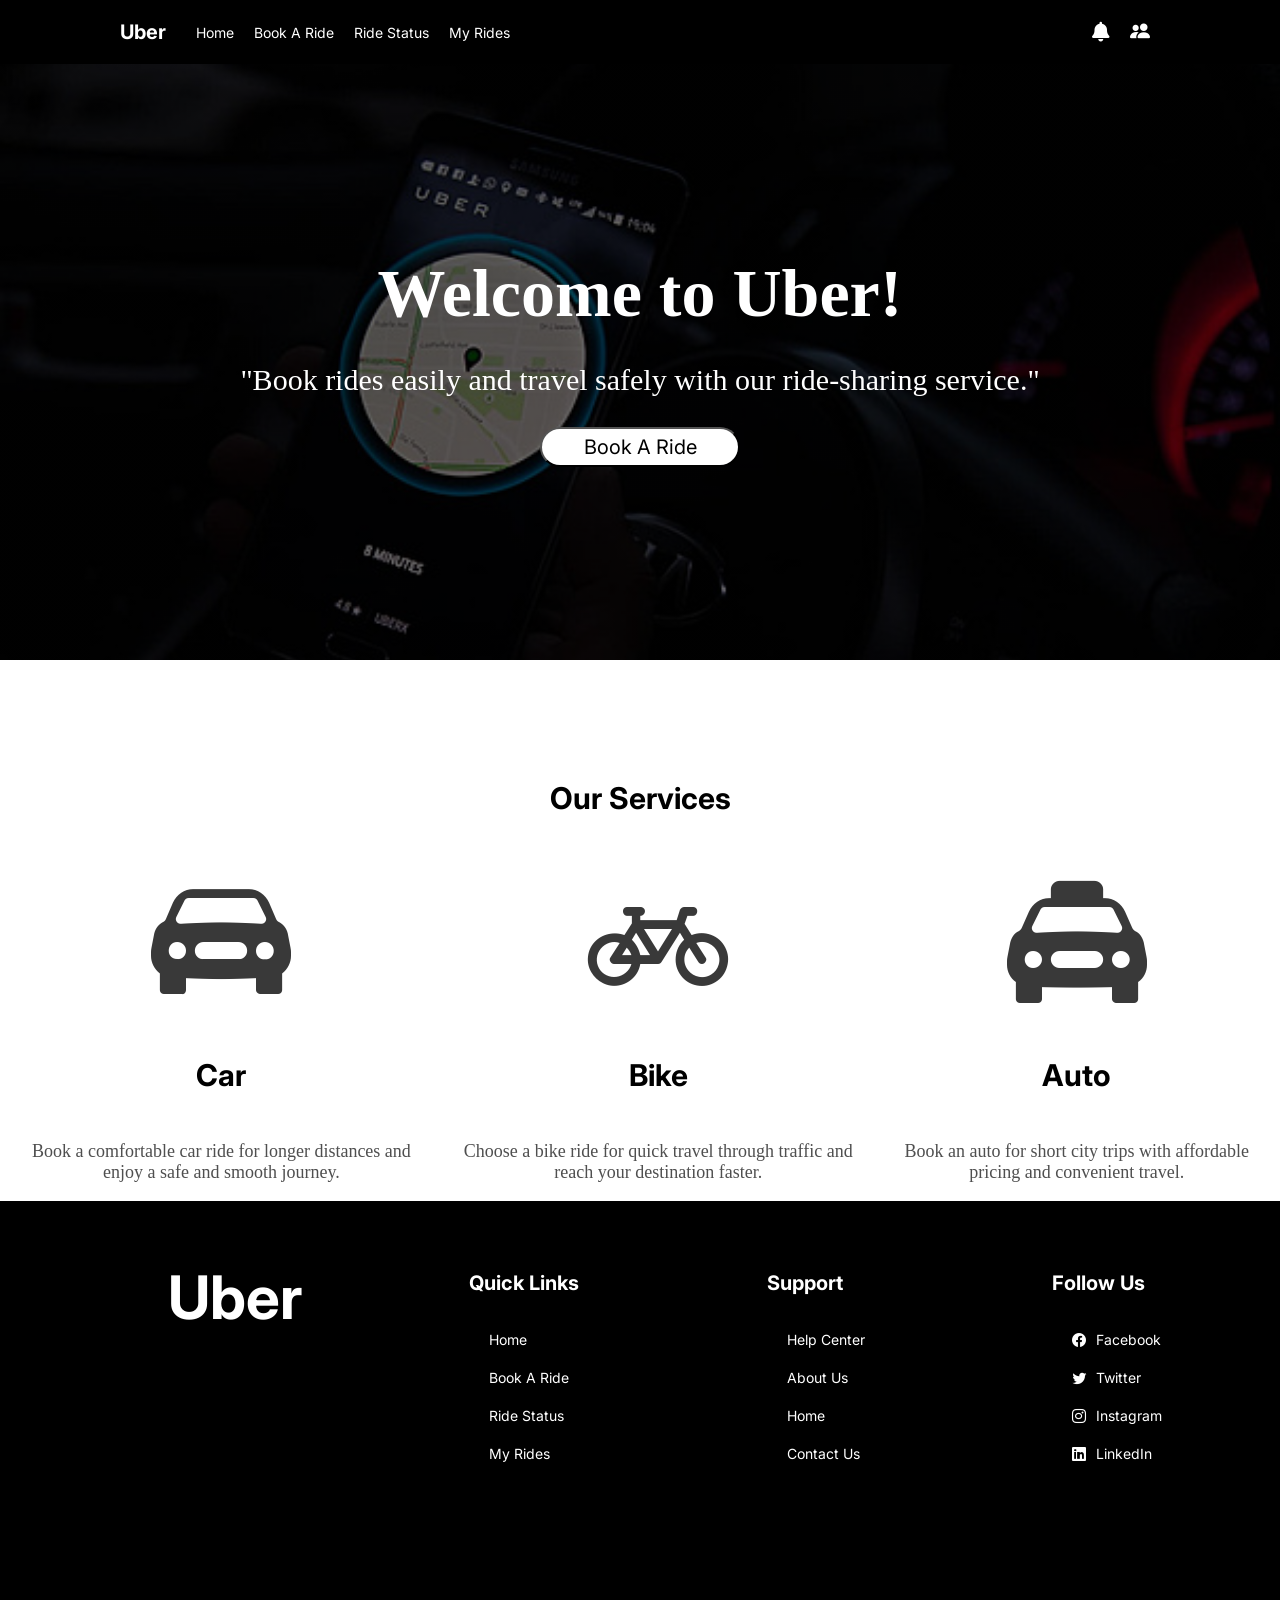
<file: index.html>
<!DOCTYPE html>
<html lang="en">
    <head>
        <meta charset="UTF-8"/>
        <meta name="viewport" content="width=device-width, initial-scale=1.0"/>
        <title>Uber Application</title>
        <link rel="stylesheet" href="style.css"/>
        <link rel="stylesheet" href="https://cdnjs.cloudflare.com/ajax/libs/font-awesome/6.5.1/css/all.min.css">
        <link rel="stylesheet" href="https://cdn.jsdelivr.net/npm/bootstrap-icons@1.11.3/font/bootstrap-icons.css">
        <link href="https://fonts.googleapis.com/css2?family=Inter:wght@300;400;500;600&display=swap" rel="stylesheet">
    </head>
    <body>
        <div id="navbar"></div>
        <div class="home">
            <div class="greetings">
                <h1>Welcome to Uber!</h1>
                <p>"Book rides easily and travel safely with our ride-sharing service."</p>
                <button class="get_a_ride" onclick="window.location.href='book.html'">Book A Ride</button> 
            </div>
            <div class="services">
                <h1>Our Services</h1>
                <div class="row">
                <div class="service">
                    <i class="bi bi-car-front-fill"></i>
                    <h3>Car</h3>
                    <p>Book a comfortable car ride for longer distances and enjoy a safe and smooth journey.</p>
                </div>
                <div class="service">
                     <i class="bi bi-bicycle"></i>
                    <h3>Bike</h3>
                    <p>Choose a bike ride for quick travel through traffic and reach your destination faster.</p>
                </div>
                <div class="service">
                    <i class="bi bi-taxi-front-fill"></i>
                    <h3>Auto</h3>
                    <p>Book an auto for short city trips with affordable pricing and convenient travel.</p>
                </div>
                </div>
            </div>
        </div>
        <div id="footer"></div>
        <script>
            fetch("navbar.html")
            .then(response => response.text())
            .then(data => {document.getElementById("navbar").innerHTML = data;});
            fetch("footer.html")
            .then(response => response.text())
            .then(data => {document.getElementById("footer").innerHTML = data;});
        </script>
    </body>
</html>
</file>
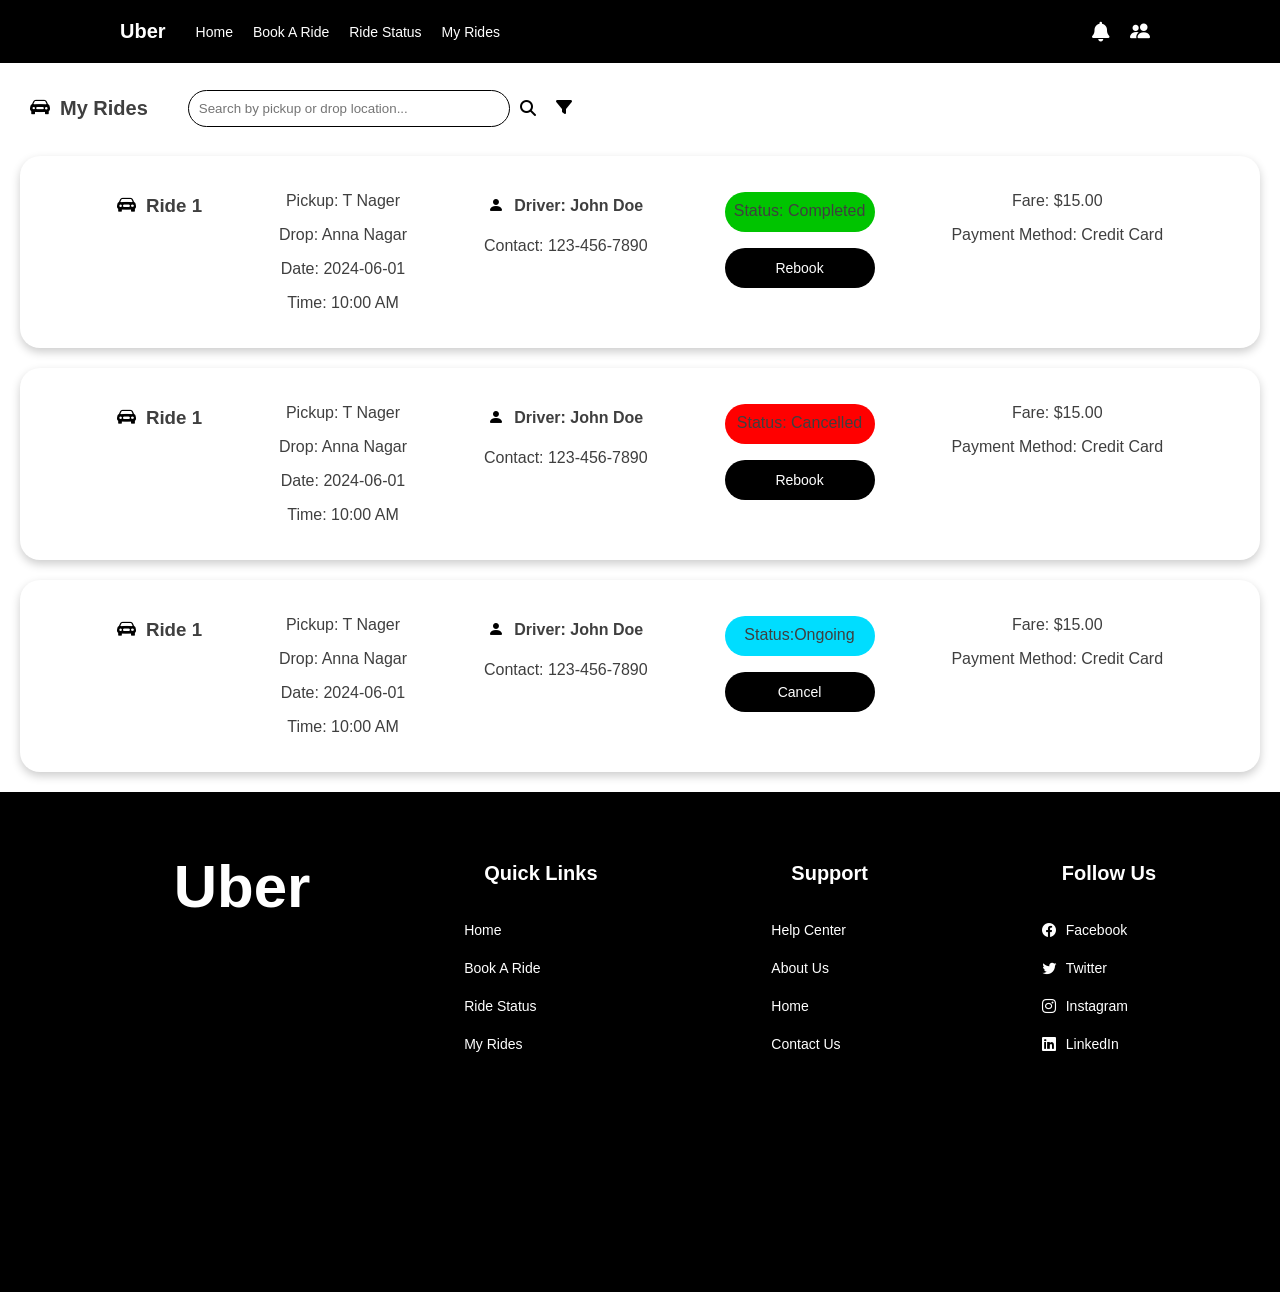
<file: rides.html>
<!DOCTYPE html>
<html>
    <head>
        <meta charset="UTF-8"/>
        <meta name="viewport" content="width=device-width, initial-scale=1.0"/>
        <title>My Rides</title>
        <link rel="stylesheet" href="style.css"/>
        <link rel="stylesheet" href="rides.css"/>
        <link rel="stylesheet" href="https://cdnjs.cloudflare.com/ajax/libs/font-awesome/6.5.1/css/all.min.css">
        <link rel="stylesheet" href="https://cdn.jsdelivr.net/npm/bootstrap-icons@1.11.3/font/bootstrap-icons.css">
    </head>
    <body>
        <div id="navbar"></div>
            <section id="rides-list">
                <div class="section-header">
                 <h2><i class="bi bi-car-front-fill"></i>My Rides</h2>
                 
                 <input type="text" id="search" placeholder="Search by pickup or drop location..."/>
                 <i class="fa-solid fa-magnifying-glass"></i>
                 <div class="filter">
                    <i class="fa-solid fa-filter"></i>
                    <div class="filter-menu">
                        <p>Filter by Status:</p>
                        <button class="filter-option" data-status="completed">Completed</button>
                        <button class="filter-option" data-status="cancelled">Cancelled</button>
                        <button class="filter-option" data-status="ongoing">Ongoing</button>
                    </div>
                 </div>
                </div>
                <ul>
                    <li>
                        <div class="ride">
                            <h3><i class="bi bi-car-front-fill"></i>Ride 1</h3>
                            <div class="ride-info">
                                
                            <p>Pickup: T Nager</p>
                            <p>Drop: Anna Nagar</p>
                            <p>Date: 2024-06-01</p>
                            <p>Time: 10:00 AM</p>
                            </div>
                            <div class="driver-info">
                                
                                <h4><i class="bi bi-person-fill"></i>Driver: John Doe</h4>
                                <p>Contact: 123-456-7890</p>
                            </div>
                            <div class="ride-status">
                                <p style="background-color: rgb(0, 196, 0);height: 30px;border-radius: 50px;padding-top: 10px;padding-bottom: 0px;">Status: Completed</p>
                                <button class="rebook-ride">Rebook</button>
                            </div>
                            <div class="payment-info">
                                <p>Fare: $15.00</p>
                                <p>Payment Method: Credit Card</p>
                            </div>
                        </div>
                    </li>
                    <li>
                        <div class="ride">
                            <h3><i class="bi bi-car-front-fill"></i>Ride 1</h3>
                            <div class="ride-info">
                                
                            <p>Pickup: T Nager</p>
                            <p>Drop: Anna Nagar</p>
                            <p>Date: 2024-06-01</p>
                            <p>Time: 10:00 AM</p>
                            </div>
                            <div class="driver-info">
                                
                                <h4><i class="bi bi-person-fill"></i>Driver: John Doe</h4>
                                <p>Contact: 123-456-7890</p>
                            </div>
                            <div class="ride-status">
                                <p style="background-color: rgb(255, 0, 0);height: 30px;border-radius: 50px;padding-top: 10px;padding-bottom: 0px;">Status: Cancelled</p>
                                <button class="rebook-ride">Rebook</button>
                            </div>
                            <div class="payment-info">
                                <p>Fare: $15.00</p>
                                <p>Payment Method: Credit Card</p>
                            </div>
                        </div>
                    </li>
                    <li> 
                        <div class="ride">
                            <h3><i class="bi bi-car-front-fill"></i>Ride 1</h3>
                            <div class="ride-info">
                                
                            
                            <p>Pickup: T Nager</p>
                            <p>Drop: Anna Nagar</p>
                            <p>Date: 2024-06-01</p>
                            <p>Time: 10:00 AM</p>
                            </div>
                            <div class="driver-info">
                                
                                <h4><i class="bi bi-person-fill"></i>Driver: John Doe</h4>
                                <p>Contact: 123-456-7890</p>
                            </div>
                            <div class="ride-status">
                                <p style="background-color: rgb(0, 221, 255);height: 30px;border-radius: 50px;padding-top: 10px;padding-bottom: 0px;">Status:Ongoing</p>
                                <button class="rebook-ride">Cancel</button>
                            </div>
                            <div class="payment-info">
                                <p>Fare: $15.00</p>
                                <p>Payment Method: Credit Card</p>
                            </div>
                        </div>
                     </li>
                </ul>
            </section>
        <div id="footer"></div>
        <script>
            fetch("navbar.html")
            .then(response => response.text())
            .then(data => {document.getElementById("navbar").innerHTML = data;});
            fetch("footer.html")
            .then(response => response.text())
            .then(data => {document.getElementById("footer").innerHTML = data;});
        </script>
    </body>
</html>
</file>
<file: style.css>
body{
    margin:0;
    padding-top: 60px;
}
.main-header{
    display:flex;
    align-items:center;
    background-color: black;
    position:fixed;
    top:0;
    left:0;
    width:100%;
    z-index:2000;
}

.main-header h1{
    font-size:20px;
    font-family:'Inter', sans-serif;
    font-style: normal;
    color:white;
    margin-left:20px;
    margin:0;
    padding:20px 30px 20px 120px;
}
.main-header nav ul{
    display:flex;
    justify-content: left;
    gap:20px;
    list-style:none;
    font-family:'Inter', sans-serif;
    padding:0;
}
.main-header nav a{
    text-decoration: none;
    color:white;
    font-size:14px;
    font-style: 'Inter',sans-serif;
}
.main-header nav a:hover{
    color:rgb(126, 126, 126);
}
.profile{
    display:flex;
    align-items:center;
    margin-left:auto;
    margin-right:120px;
}
.profile p{
    color:white;
    font-size:14px;
    font-family:'Inter', sans-serif;
}
.profile p:hover{
    color:rgb(126, 126, 126);
}
.profile i{
    color:white;
    font-size:20px;
    margin-left:10px;
    margin-right:10px;
    gap:20px;
}
.profile i:hover{
    color:rgb(126, 126, 126);
}
.greetings{
    margin:0;
    background-image:
        linear-gradient(rgba(0,0,0,0.6), rgba(0,0,0,0.6)),
        url(images/home_img.jpg);
    height: 600px;
    background-repeat: no-repeat;
    background-size:cover;
    background-position: center;
    
    display:flex;
    flex-direction:column;
    justify-content: center;
    align-items: center;
}
.greetings h1{
    margin:0;
    color:white;
    font-size:68px;
    padding-bottom:30px;
}
.greetings p{
    margin:0;
    color:white;
    font-size:30px;
    padding-bottom:30px;
}
.greetings button{
    margin:0;
    color:rgb(0, 0, 0);
    background-color:rgb(255, 255, 255);
    height: 40px;
    width: 200px;
    border-radius:50px;
    font-size:20px;
    font-style:bold;
    font-family: 'Inter', sans-serif;
}
.greetings button:hover{
    background-color:rgb(0, 0, 0) ;
    color:white;
}
.services .row{
    display:flex;
    flex-direction:row;
}
.services h1{
    text-align: center;
    font-size: 30px;
    font-family: 'Inter', sans-serif;
    margin-top:120px;
}
.row{
    margin-top:50px;
}
.service{
    display: flex;
    flex-direction: column;
    justify-content: center;
    padding:0 20px 0 20px;
}
.service i{
    text-align: center;
    font-size:140px;
    color:rgb(57, 57, 57);
}
.service h3{
    text-align: center;
    font-size: 30px;
    font-family: 'Inter', sans-serif;
}
.service p{
    text-align: center;
    font-size: 18px;
    color:rgb(79, 79, 79);
}
.footer{
    background-color: black;
    display: flex;
    justify-content:space-evenly;
    gap:50px;
    height: 500px;
    padding-left:50px ;
}
.footer h1{
    color:white;
    font-size:60px;
    font-family: 'Inter', sans-serif;
    padding:20px 0 0 20px;
}
.footer h3{
    color:white;
    font-size:20px;
    font-family: 'Inter', sans-serif;
    padding-left:20px;
}
.footer-links{
    display:flex;
    flex-direction: column;
    justify-content: top;
    padding-right:20px;
    margin-top:50px;
}
.footer-links a{
    text-decoration: none;
    color:white;
    font-size:14px;
    font-family:'Inter', sans-serif;
}
.footer-links li{
    padding-bottom:20px;
}
.footer-links a:hover{
    color:rgb(126, 126, 126);
}
.social-links{
    display:flex;
    flex-direction: column;
    justify-content: top;
    padding-right:20px;
    margin-top:50px;
}
.social-links a{
    text-decoration:none;
    color:white;
    font-size:14px;
    font-family:'Inter', sans-serif;
}
.social-links li{
    padding-bottom:20px;
}
.social-links i{
    font-size:14px;
    padding-right:10px;
}
.social-links a:hover, .social-links i:hover{
    color:rgb(126, 126, 126);
}
.profile{
    position: relative;
    cursor:pointer;
}
.profile-card{
    position:absolute;
    top: 100%;
    right: 0;
    width: 180px;
    background: white;
    border-radius: 8px;
    padding: 15px;
    box-shadow: 0px 4px 10px rgba(0,0,0,0.2);
    display: none;
    z-index: 1000;
}
.profile:hover .profile-card{
    display:block;
}

.profile-card button{
    width:100%;
    padding:8px;
    border:none;
    background:black;
    color:white;
    border-radius:5px;
}
.profile-card button:hover{
    background:white;
    color:black;
    border:1px solid black;
}
.profile-card h4{
    margin:0;
    margin-bottom:10px;
    font-size:16px;
    font-family:'Inter', sans-serif;
}
.profile-card p{
    margin:0;
    margin-bottom:10px;
    font-size:14px;
    font-family:'Inter', sans-serif;
    color:rgb(79, 79, 79);
}
i{
    color:white;
}
</file>
<file: rides.css>
#rides-list{
    font-family: 'Inter', sans-serif;
    justify-content: center;
    color:rgb(63, 63, 63)
}
#rides-list h2{
    text-align:left;
    margin-left: 20px;
    font-size: 20px;
}
ul{
    list-style-type: none;
    padding:0;
}
.ride{
    display:flex;
    flex-direction:row;
    align-items: top;
    justify-content: space-evenly;
    background-color: rgb(255, 255, 255);
    padding: 20px;
    text-align: center;
    box-shadow: 0 4px 10px rgba(0, 0, 0, 0.2);
    border-radius: 20px;
    margin-bottom:20px;
    margin:20px;
}
.ride-info{
    display:block;
    
}
#rides-list i{
    color:rgb(0, 0, 0);
    margin-right:10px;
}
button{
    background-color: rgb(0, 0, 0);
    color:white;
    border:none;
    border-radius:20px;
    height:40px;
    width: 150px;
    font-family:'Inter', sans-serif;
    font-size:14px;
}
button:hover{
    background-color: rgb(255, 255, 255);
    color:rgb(0, 0, 0);
    border:1px solid rgb(0, 0, 0);
}
.section-header{
    display:flex;
    flex-direction:row;
    align-items: center;
    justify-content:left;
    margin-bottom:20px;
    margin-top:20px;
}
.section-header input{
    padding:10px;
    border-radius:20px;
    border:1px solid rgb(0, 0, 0);
    width: 300px;
    margin-left: 40px;
}
.section-header i{
    margin-left:10px;
}
.filter{
    position: relative;
    cursor: pointer;
}
.filter-menu{
    position: absolute;
    top: 100%;
    right: 0;
    width: 200px;
    background: white;
    border-radius: 8px;
    padding: 10px;
    box-shadow: 0px 4px 10px rgba(0,0,0,0.2);
    display: none;
}
.filter:hover .filter-menu{
    display: block;
}
.filter-menu{
    flex-direction: column;
    align-items: flex-start;    
    justify-content: center;
}
.filter-option{
    padding: 10px;
    width: 100%;
    text-align: center;
    font-family: 'Inter', sans-serif;
    font-size: 14px;
    cursor: pointer;
    padding: 10px;
    margin-bottom: 10px;
}
</file>
